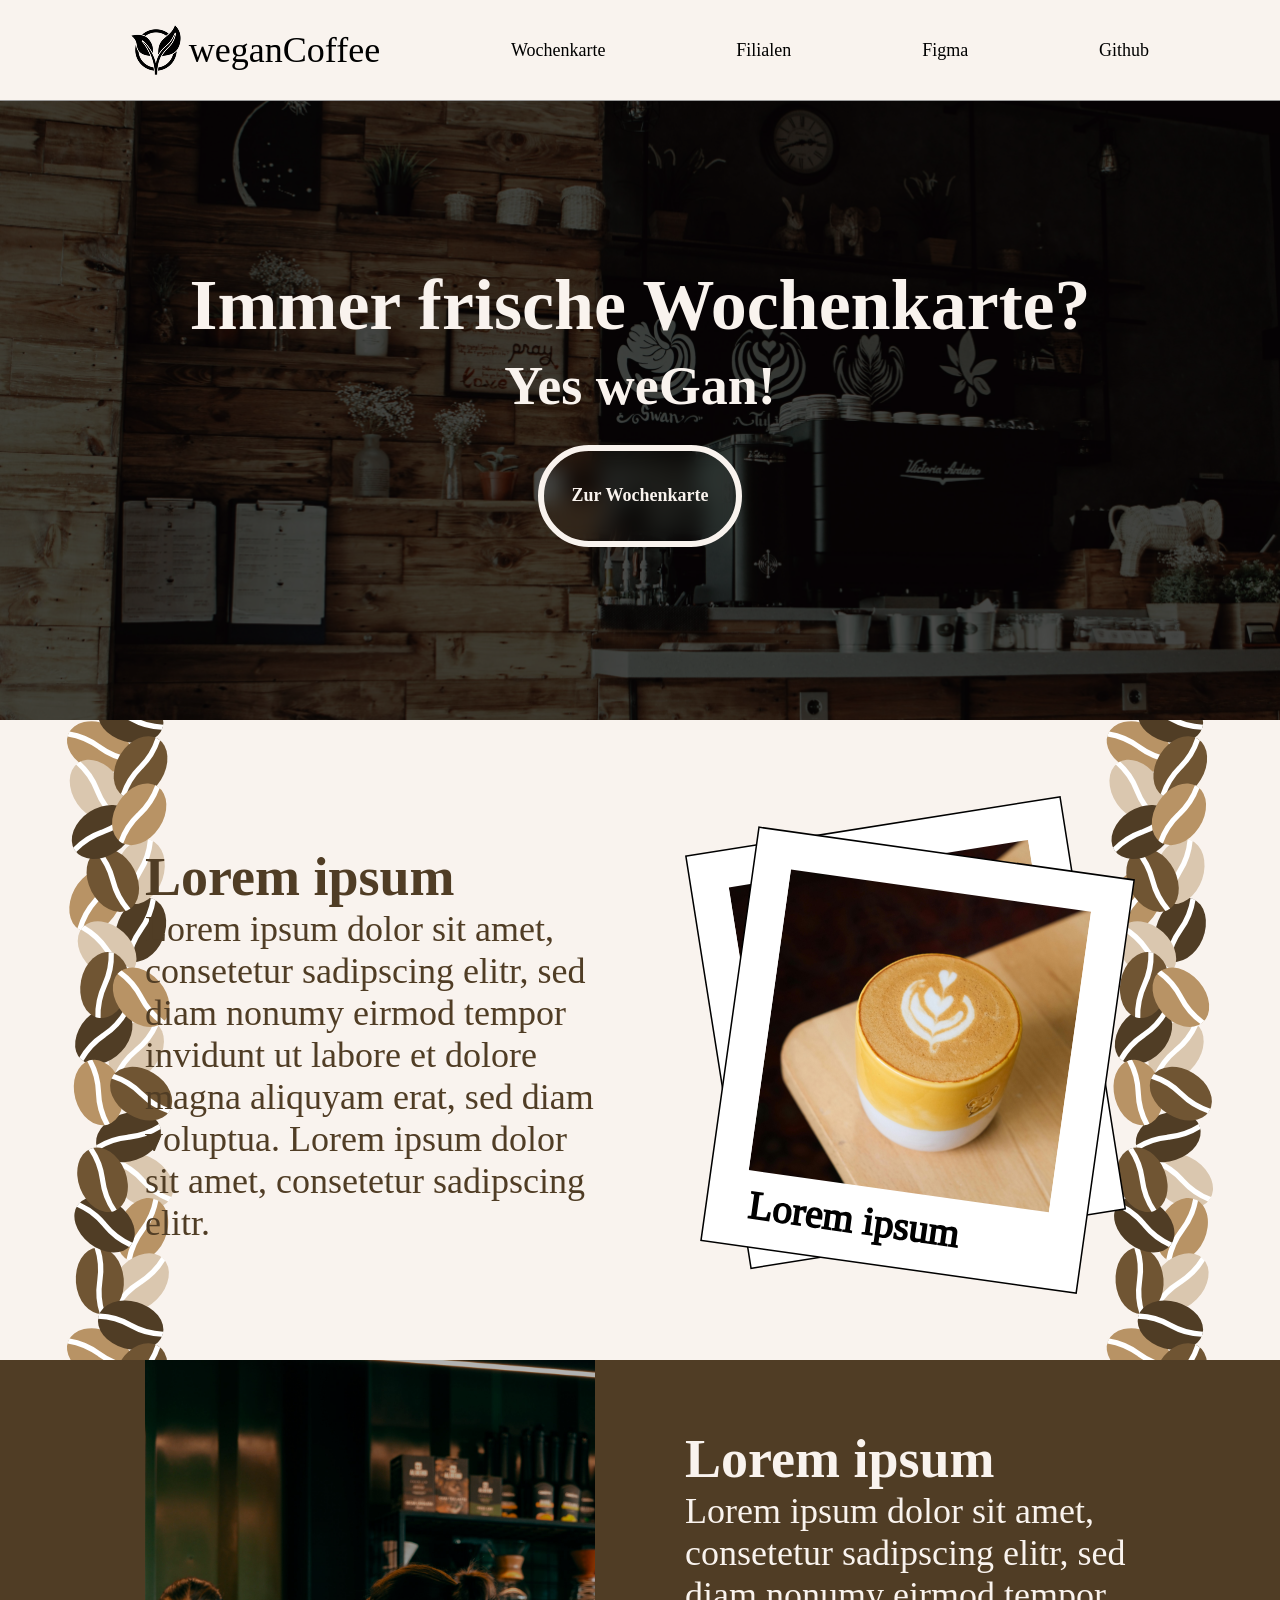
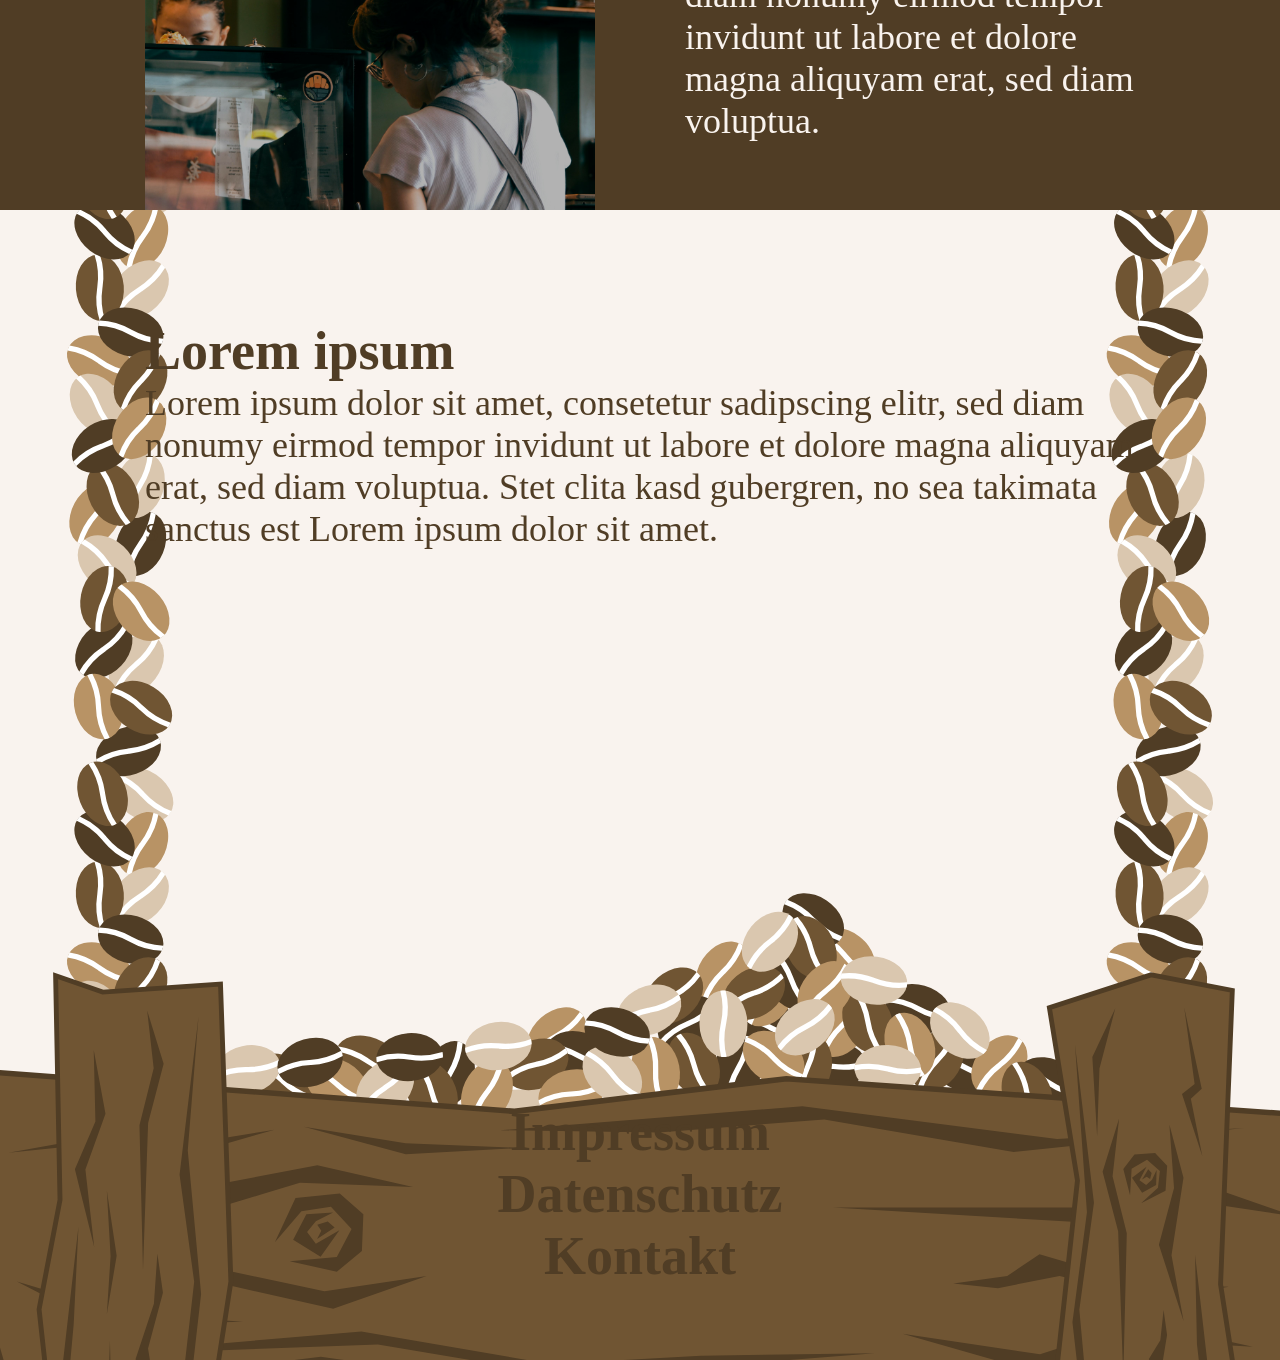
<file: index.html>
<!DOCTYPE html>
<html lang="de">
  <head>
    <meta charset="UTF-8">
    <meta name="viewport" content="width=device-width, initial-scale=1.0">

    <title>weganCoffee</title>

    <link rel="stylesheet" href="css/style.css">
    <link rel="stylesheet" href="css/index.css">
  </head>
  <body>
    <header>
      <a class="logo" href="https://maxemeyer.github.io/weganCoffee/index.html">
        <img src="assets/logo.png" alt="logoWeganCoffee">
        weganCoffee
      </a>
      <a href="https://maxemeyer.github.io/weganCoffee/wochenkarte.html">Wochenkarte</a>
      <a href="https://maxemeyer.github.io/weganCoffee/filialen.html">Filialen</a>
      <a href="https://www.figma.com/design/1sMFuRxOw08nlSNqhdtdiP/WochenkarteVeganesCaf%C3%A9?t=Vv2VmoyF38XIyet4-0" target="_blank">Figma</a>
      <a href="https://github.com/Maxemeyer/weganCoffee" target="_blank">Github</a>
    </header>

    <main>
      <div class="hero">
        <div class="hero-content">
          <h1>Immer frische Wochenkarte?</h1>
          <h2>Yes weGan!</h2>
          <a class="button" href="https://maxemeyer.github.io/weganCoffee/wochenkarte.html">Zur Wochenkarte</a>
        </div>
      </div>

      <div class="content1">
        <div class="content-text">
          <h2>Lorem ipsum</h2>
          <p>Lorem ipsum dolor sit amet, consetetur sadipscing elitr, sed diam nonumy eirmod tempor invidunt ut labore et dolore magna aliquyam erat, sed diam voluptua. Lorem ipsum dolor sit amet, consetetur sadipscing elitr.</p>
        </div>

        <img class="polariodDeck" src="assets/polariodDeck.svg" alt="PolaroidDeck">
      </div>

      <div class="content2">
        <div class="content-text">
          <h2>Lorem ipsum</h2>
          <p>Lorem ipsum dolor sit amet, consetetur sadipscing elitr, sed diam nonumy eirmod tempor invidunt ut labore et dolore magna aliquyam erat, sed diam voluptua.</p>
        </div>
        <div class="cafeWorkers-container">
          <img class="cafeWorkers" src="assets/cafeWorkers.jpg" alt="cafeWorkers">
        </div>

      </div>

      <div class="content3">
        <div class="content3-text">
          <h2>Lorem ipsum</h2>
          <p>Lorem ipsum dolor sit amet, consetetur sadipscing elitr, sed diam nonumy eirmod tempor invidunt ut labore et dolore magna aliquyam erat, sed diam voluptua. Stet clita kasd gubergren, no sea takimata sanctus est Lorem ipsum dolor sit amet.</p>
        </div>
      </div>
    </main>

    <footer>
      <a class="footerLink">Impressum</a>
      <a class="footerLink">Datenschutz</a>
      <a class="footerLink">Kontakt</a>
    </footer>
  </body>
</html>
</file>
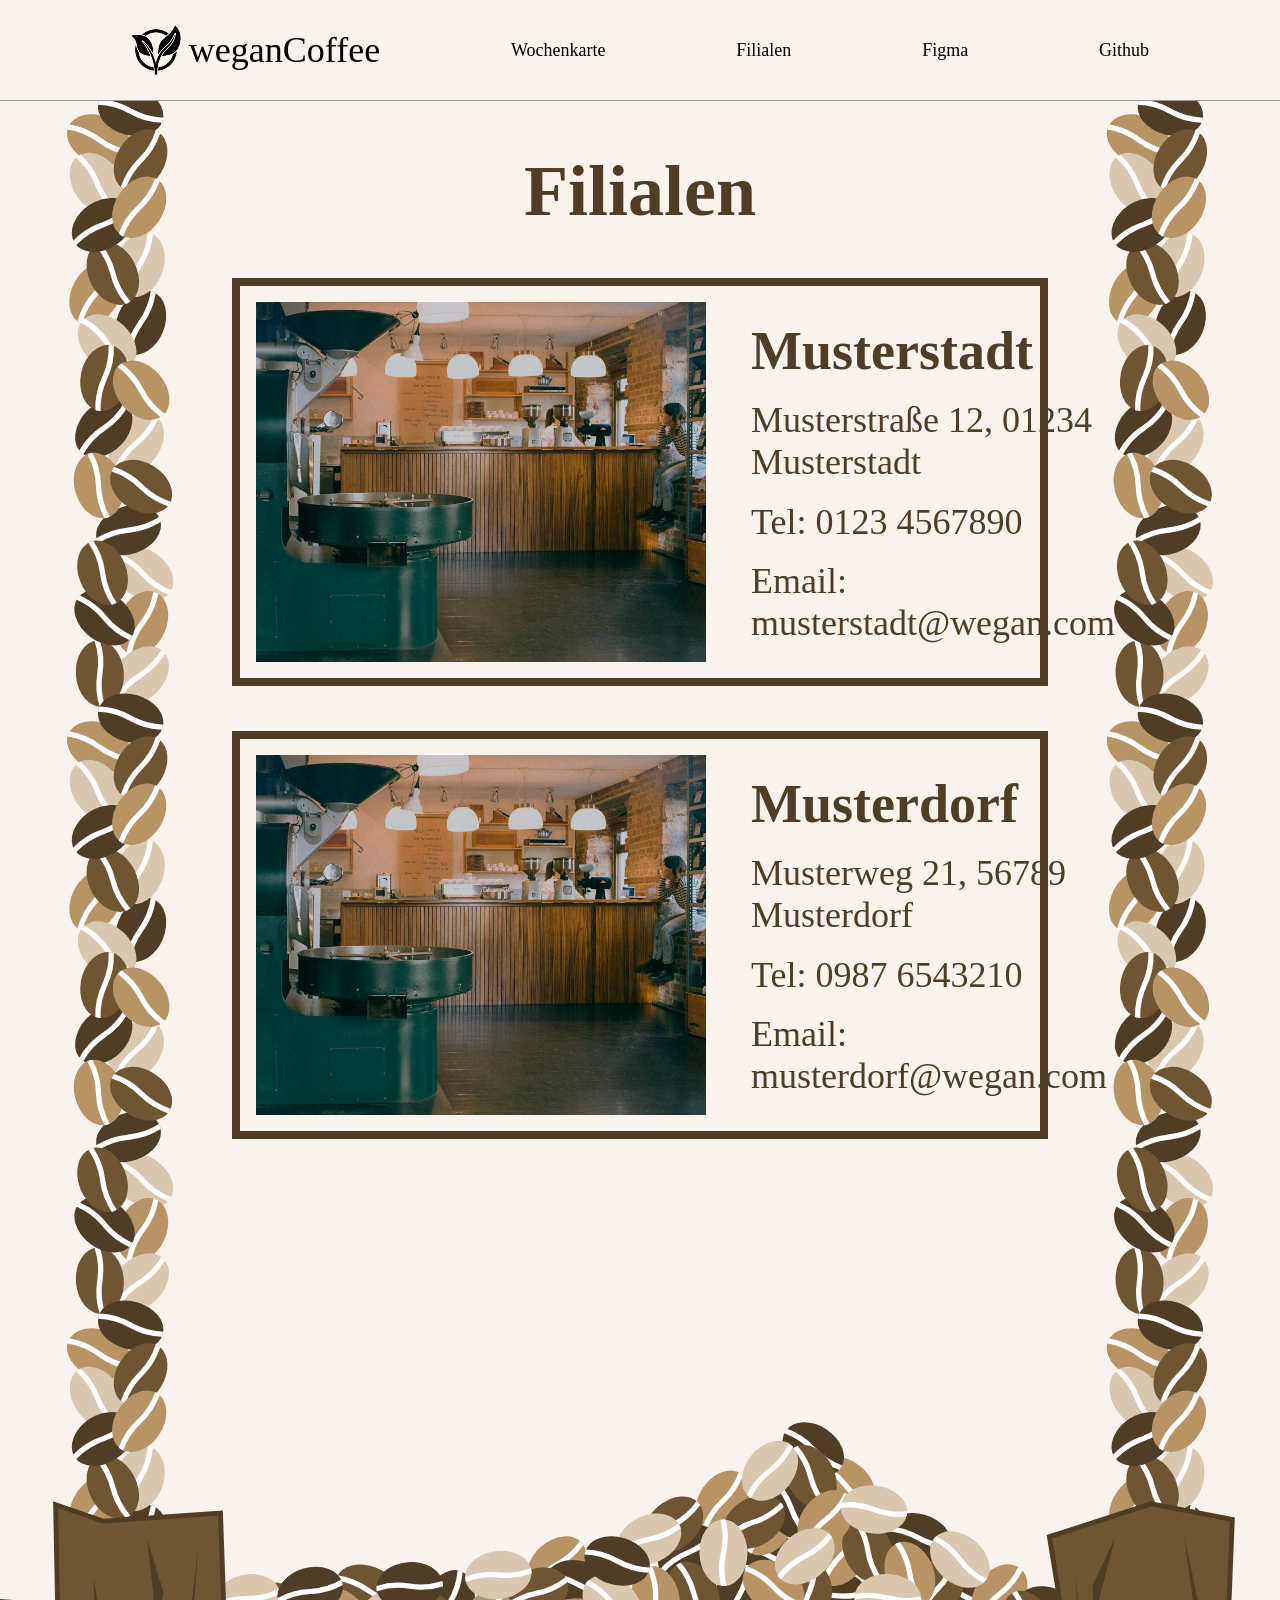
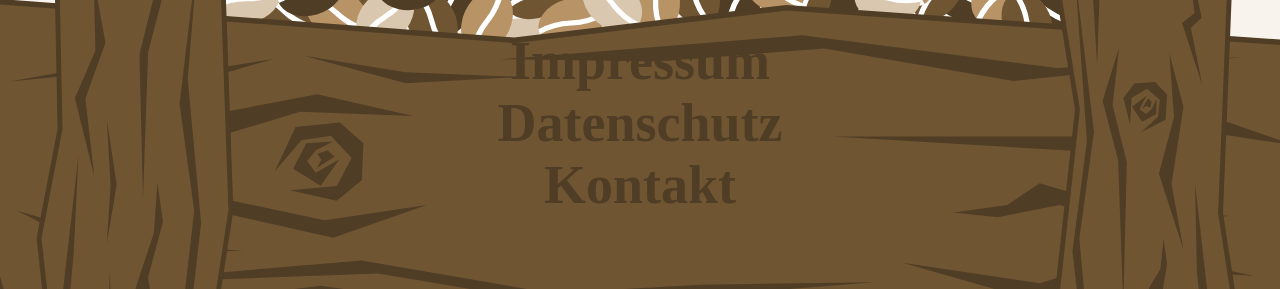
<file: filialen.html>
<!DOCTYPE html>
<html lang="en">
  <head>
    <meta charset="UTF-8">
    <meta name="viewport" content="width=device-width, initial-scale=1.0">

    <title>Filialen</title>

    <link rel="stylesheet" href="css/style.css">
    <link rel="stylesheet" href="css/filialen.css">
  </head>

  <body>
    <header>
      <a class="logo" href="https://maxemeyer.github.io/weganCoffee/index.html">
        <img src="assets/logo.png" alt="logoWeganCoffee">
        weganCoffee
      </a>
      <a href="https://maxemeyer.github.io/weganCoffee/wochenkarte.html">Wochenkarte</a>
      <a href="https://maxemeyer.github.io/weganCoffee/filialen.html">Filialen</a>
      <a href="https://www.figma.com/design/1sMFuRxOw08nlSNqhdtdiP/WochenkarteVeganesCaf%C3%A9?t=Vv2VmoyF38XIyet4-0" target="_blank">Figma</a>
      <a href="https://github.com/Maxemeyer/weganCoffee" target="_blank">Github</a>
    </header>

    <main>
      <h1>Filialen</h1>

      <div class="filialenCard">
        <img class="filialenImage" src="assets/cafeShop1.jpg" alt="cafeShop1">
        <div class="infos">
          <h2>Musterstadt</h2>
          <p>Musterstraße 12, 01234 Musterstadt</p>
          <p>Tel: 0123 4567890</p>
          <p>Email: musterstadt@wegan.com</p>
        </div>
      </div>

      <div class="filialenCard">
        <img class="filialenImage" src="assets/cafeShop1.jpg" alt="cafeShop2">
        <div class="infos">
          <h2>Musterdorf</h2>
          <p>Musterweg 21, 56789 Musterdorf</p>
          <p>Tel: 0987 6543210</p>
          <p>Email: musterdorf@wegan.com</p>
        </div>
      </div>
    </main>

    <footer>
      <a class="footerLink">Impressum</a>
      <a class="footerLink">Datenschutz</a>
      <a class="footerLink">Kontakt</a>
    </footer>
  </body>
</html>
</file>
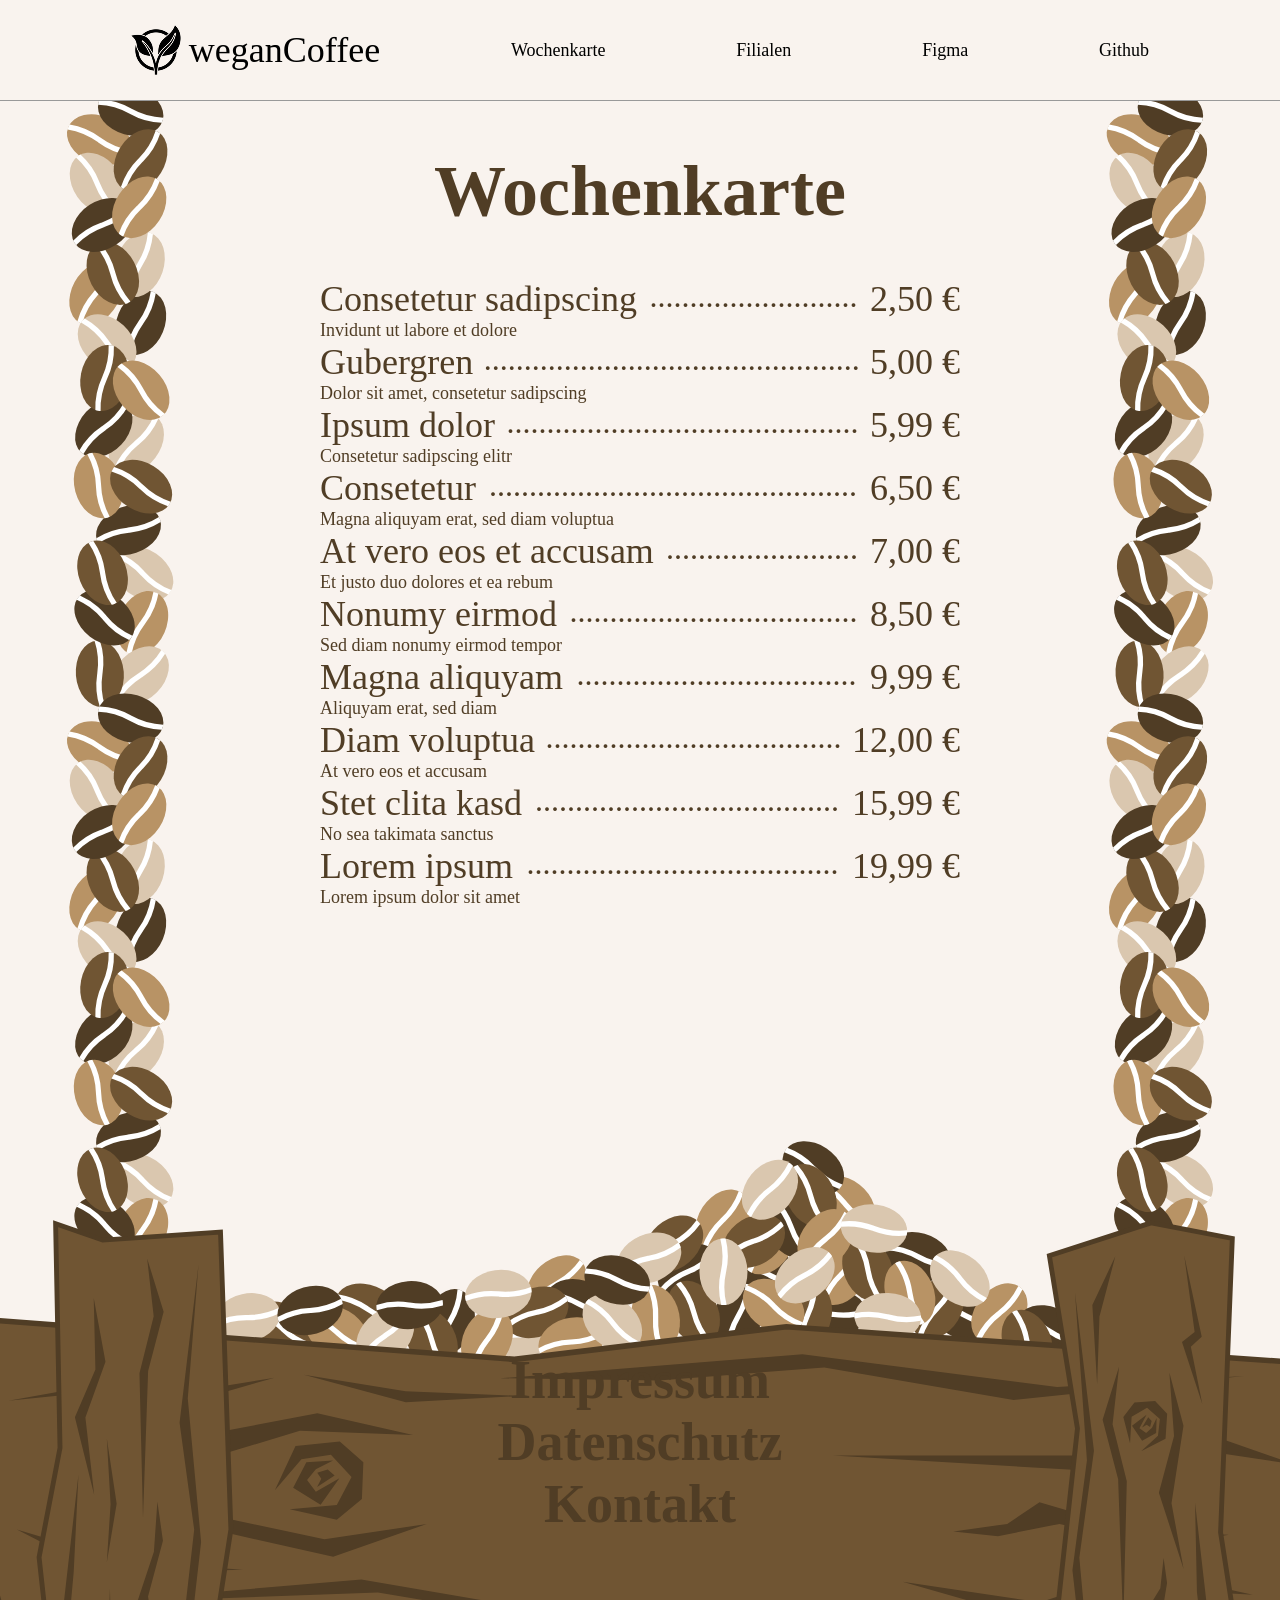
<file: wochenkarte.html>
<!DOCTYPE html>
<html lang="en">
  <head>
    <meta charset="UTF-8">
    <meta name="viewport" content="width=device-width, initial-scale=1.0">

    <title>Wochenkarte</title>

    <link rel="stylesheet" href="css/style.css">
    <link rel="stylesheet" href="css/wochenkarte.css">
  </head>
  <body>
    <header>
      <a class="logo" href="https://maxemeyer.github.io/weganCoffee/index.html">
        <img src="assets/logo.png" alt="logoWeganCoffee">
        weganCoffee
      </a>
      <a href="https://maxemeyer.github.io/weganCoffee/wochenkarte.html">Wochenkarte</a>
      <a href="https://maxemeyer.github.io/weganCoffee/filialen.html">Filialen</a>
      <a href="https://www.figma.com/design/1sMFuRxOw08nlSNqhdtdiP/WochenkarteVeganesCaf%C3%A9?t=Vv2VmoyF38XIyet4-0" target="_blank">Figma</a>
      <a href="https://github.com/Maxemeyer/weganCoffee" target="_blank">Github</a>
    </header>

    <main>
      <h1>Wochenkarte</h1>

      <ul class="menuItems">
        <li>
          <div>
            <span>Consetetur sadipscing</span>
            <div class="dotLeader"></div>
            <span class="priceTag">2,50 €</span>
          </div>
          Invidunt ut labore et dolore
        </li>
        <li>
          <div>
            <span>Gubergren</span>
            <div class="dotLeader"></div>
            <span class="priceTag">5,00 €</span>
          </div>
          Dolor sit amet, consetetur sadipscing
        </li>
        <li>
          <div>
            <span>Ipsum dolor</span>
            <div class="dotLeader"></div>
            <span class="priceTag">5,99 €</span>
          </div>
          Consetetur sadipscing elitr
        </li>
        <li>
          <div>
            <span>Consetetur</span>
            <div class="dotLeader"></div>
            <span class="priceTag">6,50 €</span>
          </div>
          Magna aliquyam erat, sed diam voluptua
        </li>
        <li>
          <div>
            <span>At vero eos et accusam</span>
            <div class="dotLeader"></div>
            <span class="priceTag">7,00 €</span>
          </div>
          Et justo duo dolores et ea rebum
        </li>
        <li>
          <div>
            <span>Nonumy eirmod</span>
            <div class="dotLeader"></div>
            <span class="priceTag">8,50 €</span>
          </div>
          Sed diam nonumy eirmod tempor
        </li>
        <li>
          <div>
            <span>Magna aliquyam</span>
            <div class="dotLeader"></div>
            <span class="priceTag">9,99 €</span>
          </div>
          Aliquyam erat, sed diam
        </li>
        <li>
          <div>
            <span>Diam voluptua</span>
            <div class="dotLeader"></div>
            <span class="priceTag">12,00 €</span>
          </div>
          At vero eos et accusam
        </li>
        <li>
          <div>
            <span>Stet clita kasd</span>
            <div class="dotLeader"></div>
            <span class="priceTag">15,99 €</span>
          </div>
          No sea takimata sanctus
        </li>
        <li>
          <div>
            <span>Lorem ipsum</span>
            <div class="dotLeader"></div>
            <span class="priceTag">19,99 €</span>
          </div>
          Lorem ipsum dolor sit amet
        </li>
      </ul>
    </main>

    <footer>
      <a class="footerLink">Impressum</a>
      <a class="footerLink">Datenschutz</a>
      <a class="footerLink">Kontakt</a>
    </footer>
  </body>
</html>
</file>
<file: css/style.css>
:root {
    --color-white: #F9F3EE;
    --color-brown: #503D25;
    --color-grey: #999999;
    --color-black: #000000;

    --xl-text: 8vh;
    --l-text: 6vh;
    --m-text: 4vh;
    --s-text: 2vh;
}

* {
    margin: 0;
}

a {
    text-decoration: none;
    color: var(--color-black);
    font-size: var(--s-text);
}

h1 {
    font-size: var(--xl-text);
}

h2 {
    font-size: var(--l-text);
}

p {
    font-size: var(--m-text);
}

body {
    background-image: url("../assets/beanBackground.svg");
    background-size: contain;
    background-repeat: repeat-y;
    background-color: var(--color-white);

    color: var(--color-brown);
}

header {
    position: fixed;
    top: 0;
    left: 0;
    width: 100%;
    height: 100px;
    background: var(--color-white);
    border-bottom: 1px solid var(--color-grey);
    display: flex;
    align-items: center;
    justify-content: space-evenly;
    z-index: 1000;
}

.logo {
    display: flex;
    gap: 8px;
    align-items: center;
    font-size: var(--m-text);
}

main {
    padding-top: 100px;
}

footer {
    width: 100%;
    height: 700px;
    background-image: url("../assets/beanCrateFooter.svg");
    background-repeat: no-repeat;
    background-size: contain;
    background-position: bottom;
    display: flex;
    flex-direction: column;
}

.footerLink {
    position: relative;
    top: 63%;
    text-align: center;
    cursor: pointer;
    font-size: var(--l-text);
    font-weight: bold;
    color: var(--color-brown);
}
.footerLink:hover {
    color: var(--color-white);
}

@media (max-width: 800px) {
    body {
        background-image: url("../assets/beanBackgroundMobile.svg");
    }

    footer {
        background-image: url("../assets/beanCrateFooterMobile.svg");
        background-size: 100% 100%;
    }

    :root{
        --xl-text: 4vh;
        --l-text: 3vh;
        --m-text: 2vh;
        --s-text: 1vh;
    }
}

@media (max-width: 600px) {
    footer {
        background-size: contain;
    }
}
</file>
<file: css/index.css>
.hero {
    height: 70dvh;
    text-align: center;
    color: var(--color-white);
}

.hero::before {
    content: "";
    position: absolute;
    inset: 0;
    background-image: url("../assets/heroImage.jpg");
    background-size: cover;
    background-position: center;
    filter: brightness(30%);
    z-index: -1;
    height: 80dvh;
}

.hero-content {
    height: 70dvh;
    display: flex;
    flex-direction: column;
    justify-content: center;
    align-items: center;
    gap: 8px;
}

.button {
    margin: 20px;
    width: 15vw;
    height: 10vh;

    display: flex;
    align-items: center;
    justify-content: center;

    background-color: transparent;
    color: var(--color-white);
    font-weight: bold;
    font-size: var(--s-text);
    font-family: "Times New Roman", serif;

    border: solid 6px var(--color-white);
    border-radius: 70px;

    backdrop-filter: blur(10px);

    transition: 0.3s backdrop-filter;
}
.button:hover {
    backdrop-filter: blur(15px);
}
.button:active {
    backdrop-filter: blur(20px);
}

.content1 {
    height: 70dvh;
    display: flex;
    gap: 10vh;
    justify-content: center;
    align-items: center;
}

.content-text {
    width: 50vh;
    display: flex;
    flex-direction: column;
    justify-content: center;
}

.polariodDeck {
    width: 50vh;
}

.content2 {
    background-color: var(--color-brown);
    height: 50dvh;
    color: var(--color-white);
    display: flex;
    gap: 10vh;
    flex-direction: row-reverse;
    justify-content: center;
    align-items: center;
    flex-wrap: wrap;
}

/* siehe reference Seite 9 alle Images nochmal anpassen */
.cafeWorkers-container {
    width: 50vh;
    height: 50vh;
    overflow: hidden;
}

.cafeWorkers {
    width: 50vh;
    height: fit-content;
    filter: brightness(70%);
}

.content3 {
    height: 50dvh;
    display: flex;
    align-items: center;
    justify-content: center;
}

.content3-text {
    width: 110vh;
    height: fit-content;
}
</file>
<file: css/filialen.css>
main {
    padding: 150px 0 50px 0;
    display: flex;
    flex-direction: column;
    justify-content: center;
    align-items: center;
    gap: 5vh;
}

.filialenCard {
    display: flex;
    gap: 5vh;
    border: solid 8px var(--color-brown);
    padding: 16px;
    width: 60vw;
}

.filialenImage {
    width: 50vh;
    height: 40vh;
    object-fit: cover;
    object-position: right;
    filter: brightness(80%);
}

.infos {
    display: flex;
    flex-direction: column;
    justify-content: space-evenly;
}
</file>
<file: css/wochenkarte.css>
main {
    padding-top: 150px;
    display: flex;
    flex-direction: column;
    justify-content: center;
    align-items: center;
    gap: 5vh;
}

div {
    display: flex;
    gap: 10px;
    width: 50vw;
}

/* Dot Leader from https://sqkhor.medium.com/css-dot-leaders-in-table-of-content-db26614665df */
ul {
    font-size: var(--s-text);
    padding: 0;
}

li {
    display: flex;
    flex-direction: column;
}

span {
    white-space: nowrap;
    font-size: var(--m-text);
}

.priceTag {
    text-align: right;
}

.dotLeader {
    height: 32px;
    overflow: hidden;
    word-break: break-word;
    font-size: 32px;
}

.dotLeader:after {
    content: '....................................................................................................';
    text-align: center;
}
</file>
